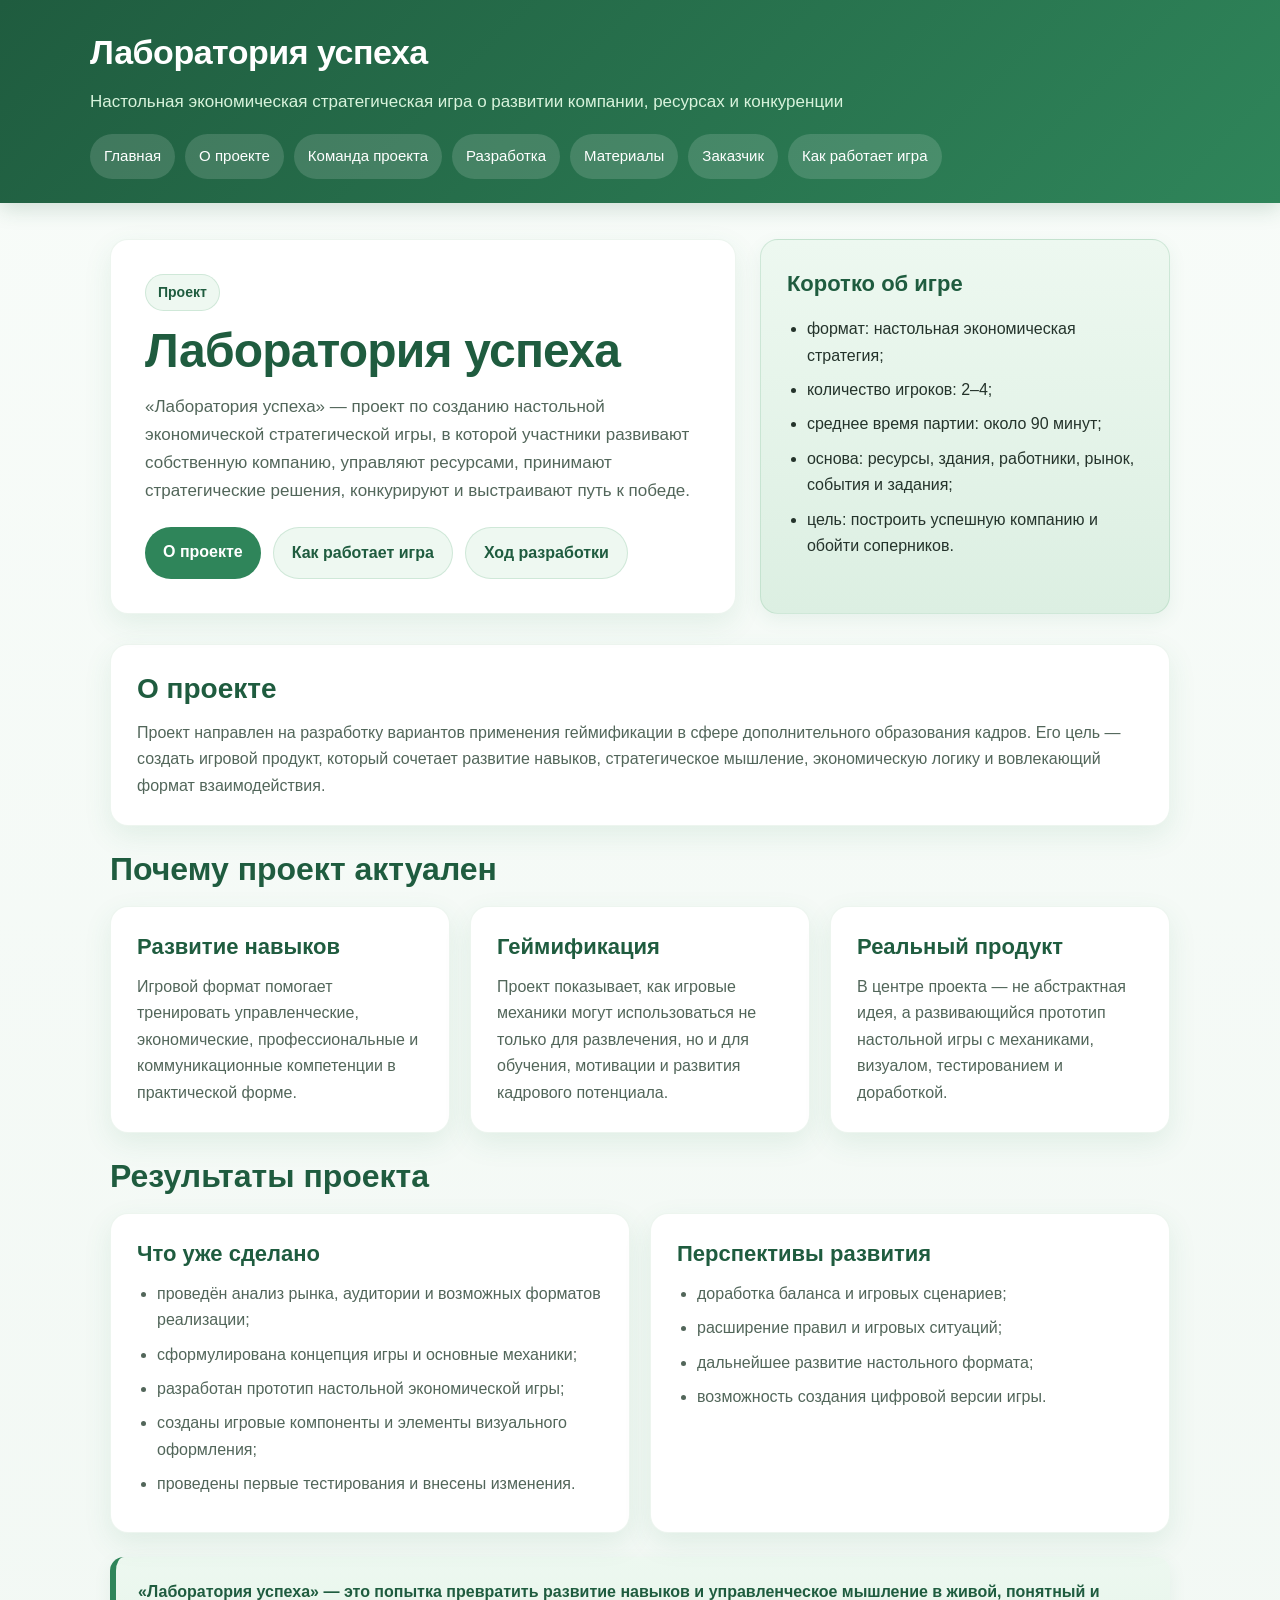
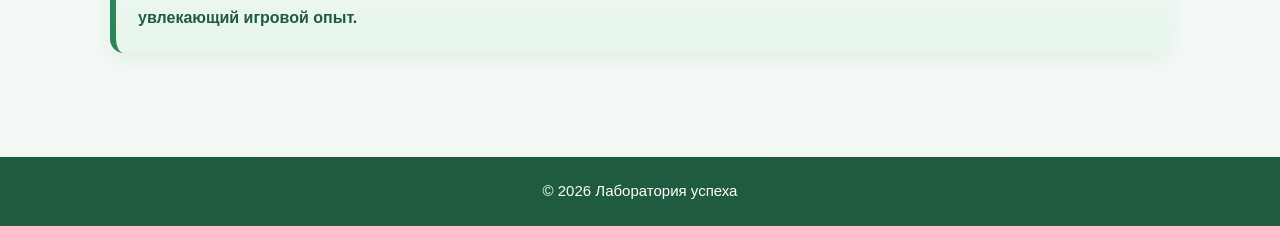
<file: site/index.html>
<!DOCTYPE html>
<html lang="ru">
<head>
  <meta charset="UTF-8" />
  <meta name="viewport" content="width=device-width, initial-scale=1.0" />
  <title>Лаборатория успеха</title>
  <link rel="stylesheet" href="css/style.css" />
</head>
<body>
  <header>
    <div class="header-wrap">
      <div class="logo-title">Лаборатория успеха</div>
      <div class="subtitle">Настольная экономическая стратегическая игра о развитии компании, ресурсах и конкуренции</div>
      <nav>
        <a href="index.html">Главная</a>
        <a href="about.html">О проекте</a>
        <a href="participant.html">Команда проекта</a>
        <a href="journal.html">Разработка</a>
        <a href="resources.html">Материалы</a>
        <a href="partner.html">Заказчик</a>
        <a href="variable.html">Как работает игра</a>
      </nav>
    </div>
  </header>

  <main class="container">
    <section class="hero">
      <div class="hero-card">
        <div class="badge">Проект</div>
        <h1>Лаборатория успеха</h1>
        <p>
          «Лаборатория успеха» — проект по созданию настольной экономической
          стратегической игры, в которой участники развивают собственную компанию,
          управляют ресурсами, принимают стратегические решения, конкурируют
          и выстраивают путь к победе.
        </p>
        <div class="buttons">
          <a class="btn btn-primary" href="about.html">О проекте</a>
          <a class="btn btn-secondary" href="variable.html">Как работает игра</a>
          <a class="btn btn-secondary" href="journal.html">Ход разработки</a>
        </div>
      </div>

      <div class="hero-side">
        <h3>Коротко об игре</h3>
        <ul>
          <li>формат: настольная экономическая стратегия;</li>
          <li>количество игроков: 2–4;</li>
          <li>среднее время партии: около 90 минут;</li>
          <li>основа: ресурсы, здания, работники, рынок, события и задания;</li>
          <li>цель: построить успешную компанию и обойти соперников.</li>
        </ul>
      </div>
    </section>

    <section class="card">
      <h2>О проекте</h2>
      <p>
        Проект направлен на разработку вариантов применения геймификации
        в сфере дополнительного образования кадров. Его цель — создать
        игровой продукт, который сочетает развитие навыков, стратегическое мышление,
        экономическую логику и вовлекающий формат взаимодействия.
      </p>
    </section>

    <h2 class="section-title">Почему проект актуален</h2>
    <section class="grid-3">
      <div class="card">
        <h3>Развитие навыков</h3>
        <p>
          Игровой формат помогает тренировать управленческие, экономические,
          профессиональные и коммуникационные компетенции в практической форме.
        </p>
      </div>
      <div class="card">
        <h3>Геймификация</h3>
        <p>
          Проект показывает, как игровые механики могут использоваться
          не только для развлечения, но и для обучения, мотивации
          и развития кадрового потенциала.
        </p>
      </div>
      <div class="card">
        <h3>Реальный продукт</h3>
        <p>
          В центре проекта — не абстрактная идея, а развивающийся прототип
          настольной игры с механиками, визуалом, тестированием и доработкой.
        </p>
      </div>
    </section>

    <h2 class="section-title">Результаты проекта</h2>
    <section class="grid-2">
      <div class="card">
        <h3>Что уже сделано</h3>
        <ul>
          <li>проведён анализ рынка, аудитории и возможных форматов реализации;</li>
          <li>сформулирована концепция игры и основные механики;</li>
          <li>разработан прототип настольной экономической игры;</li>
          <li>созданы игровые компоненты и элементы визуального оформления;</li>
          <li>проведены первые тестирования и внесены изменения.</li>
        </ul>
      </div>
      <div class="card">
        <h3>Перспективы развития</h3>
        <ul>
          <li>доработка баланса и игровых сценариев;</li>
          <li>расширение правил и игровых ситуаций;</li>
          <li>дальнейшее развитие настольного формата;</li>
          <li>возможность создания цифровой версии игры.</li>
        </ul>
      </div>
    </section>

    <section class="quote">
      «Лаборатория успеха» — это попытка превратить развитие навыков и управленческое мышление в живой, понятный и увлекающий игровой опыт.
    </section>
  </main>

  <footer>
    © 2026 Лаборатория успеха
  </footer>
</body>
</html>
</file>
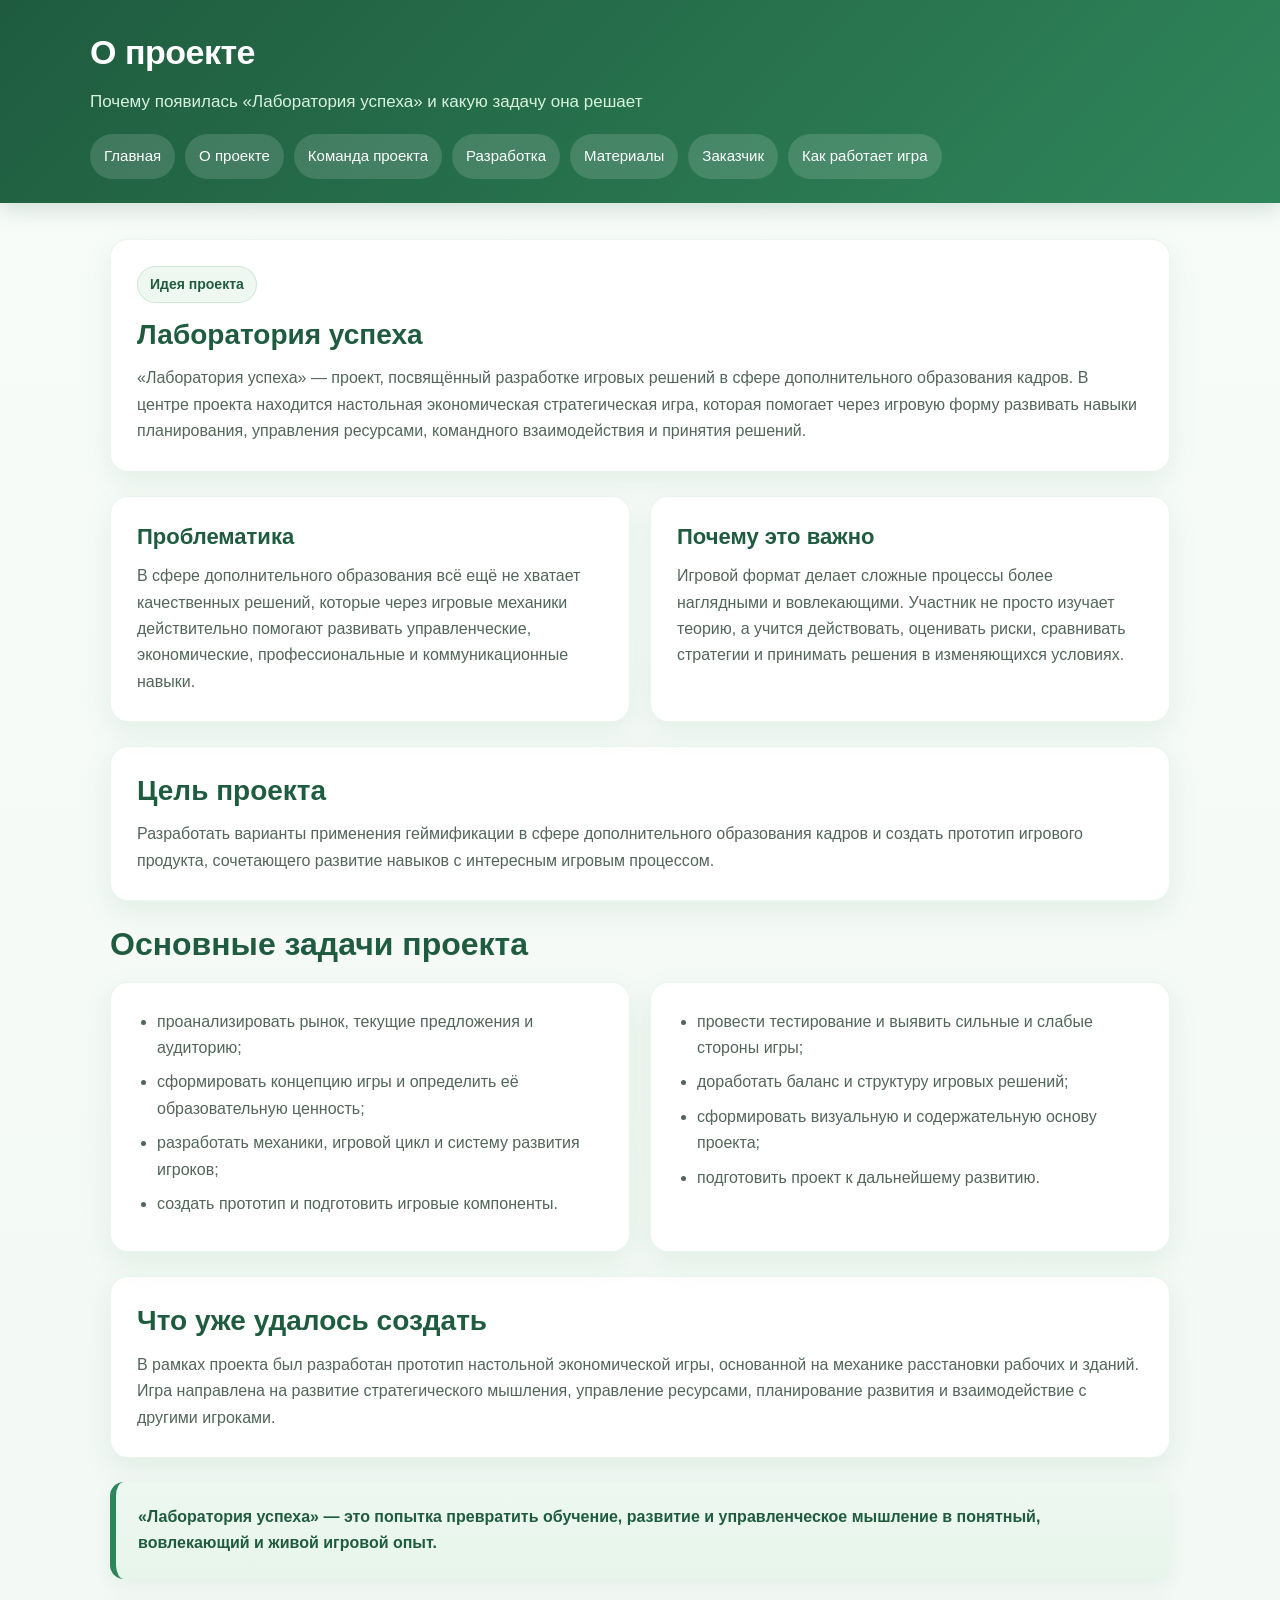
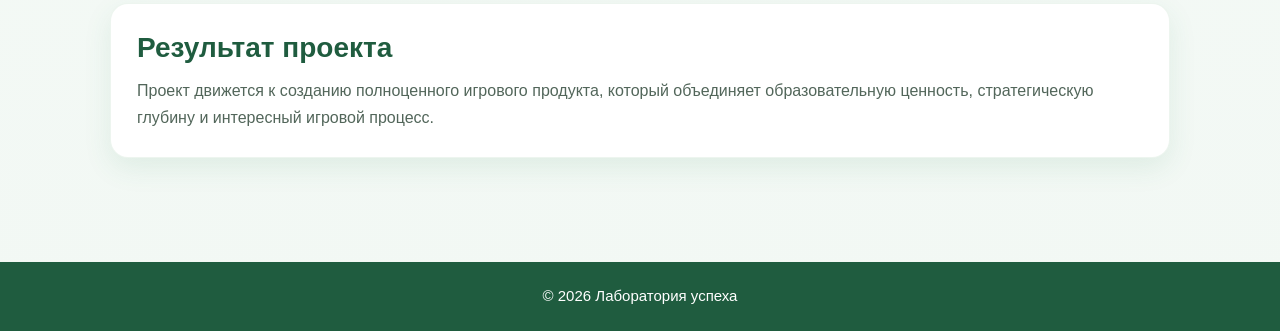
<file: site/about.html>
<!DOCTYPE html>
<html lang="ru">
<head>
  <meta charset="UTF-8" />
  <meta name="viewport" content="width=device-width, initial-scale=1.0" />
  <title>О проекте — Лаборатория успеха</title>
  <link rel="stylesheet" href="css/style.css" />
</head>
<body>
  <header>
    <div class="header-wrap">
      <div class="logo-title">О проекте</div>
      <div class="subtitle">Почему появилась «Лаборатория успеха» и какую задачу она решает</div>
      <nav>
        <a href="index.html">Главная</a>
        <a href="about.html">О проекте</a>
        <a href="participant.html">Команда проекта</a>
        <a href="journal.html">Разработка</a>
        <a href="resources.html">Материалы</a>
        <a href="partner.html">Заказчик</a>
        <a href="variable.html">Как работает игра</a>
      </nav>
    </div>
  </header>

  <main class="container">
    <section class="card">
      <div class="badge">Идея проекта</div>
      <h2>Лаборатория успеха</h2>
      <p>
        «Лаборатория успеха» — проект, посвящённый разработке игровых решений
        в сфере дополнительного образования кадров. В центре проекта находится
        настольная экономическая стратегическая игра, которая помогает через
        игровую форму развивать навыки планирования, управления ресурсами,
        командного взаимодействия и принятия решений.
      </p>
    </section>

    <section class="grid-2">
      <div class="card">
        <h3>Проблематика</h3>
        <p>
          В сфере дополнительного образования всё ещё не хватает качественных решений,
          которые через игровые механики действительно помогают развивать
          управленческие, экономические, профессиональные и коммуникационные навыки.
        </p>
      </div>

      <div class="card">
        <h3>Почему это важно</h3>
        <p>
          Игровой формат делает сложные процессы более наглядными и вовлекающими.
          Участник не просто изучает теорию, а учится действовать, оценивать риски,
          сравнивать стратегии и принимать решения в изменяющихся условиях.
        </p>
      </div>
    </section>

    <section class="card">
      <h2>Цель проекта</h2>
      <p>
        Разработать варианты применения геймификации в сфере дополнительного
        образования кадров и создать прототип игрового продукта, сочетающего
        развитие навыков с интересным игровым процессом.
      </p>
    </section>

    <h2 class="section-title">Основные задачи проекта</h2>
    <section class="grid-2">
      <div class="card">
        <ul>
          <li>проанализировать рынок, текущие предложения и аудиторию;</li>
          <li>сформировать концепцию игры и определить её образовательную ценность;</li>
          <li>разработать механики, игровой цикл и систему развития игроков;</li>
          <li>создать прототип и подготовить игровые компоненты.</li>
        </ul>
      </div>

      <div class="card">
        <ul>
          <li>провести тестирование и выявить сильные и слабые стороны игры;</li>
          <li>доработать баланс и структуру игровых решений;</li>
          <li>сформировать визуальную и содержательную основу проекта;</li>
          <li>подготовить проект к дальнейшему развитию.</li>
        </ul>
      </div>
    </section>

    <section class="card">
      <h2>Что уже удалось создать</h2>
      <p>
        В рамках проекта был разработан прототип настольной экономической игры,
        основанной на механике расстановки рабочих и зданий. Игра направлена
        на развитие стратегического мышления, управление ресурсами, планирование
        развития и взаимодействие с другими игроками.
      </p>
    </section>

    <section class="quote">
      «Лаборатория успеха» — это попытка превратить обучение, развитие и управленческое мышление в понятный, вовлекающий и живой игровой опыт.
    </section>

    <section class="card">
      <h2>Результат проекта</h2>
      <p>
        Проект движется к созданию полноценного игрового продукта, который объединяет
        образовательную ценность, стратегическую глубину и интересный игровой процесс.
      </p>
    </section>
  </main>

  <footer>
    © 2026 Лаборатория успеха
  </footer>
</body>
</html>
</file>
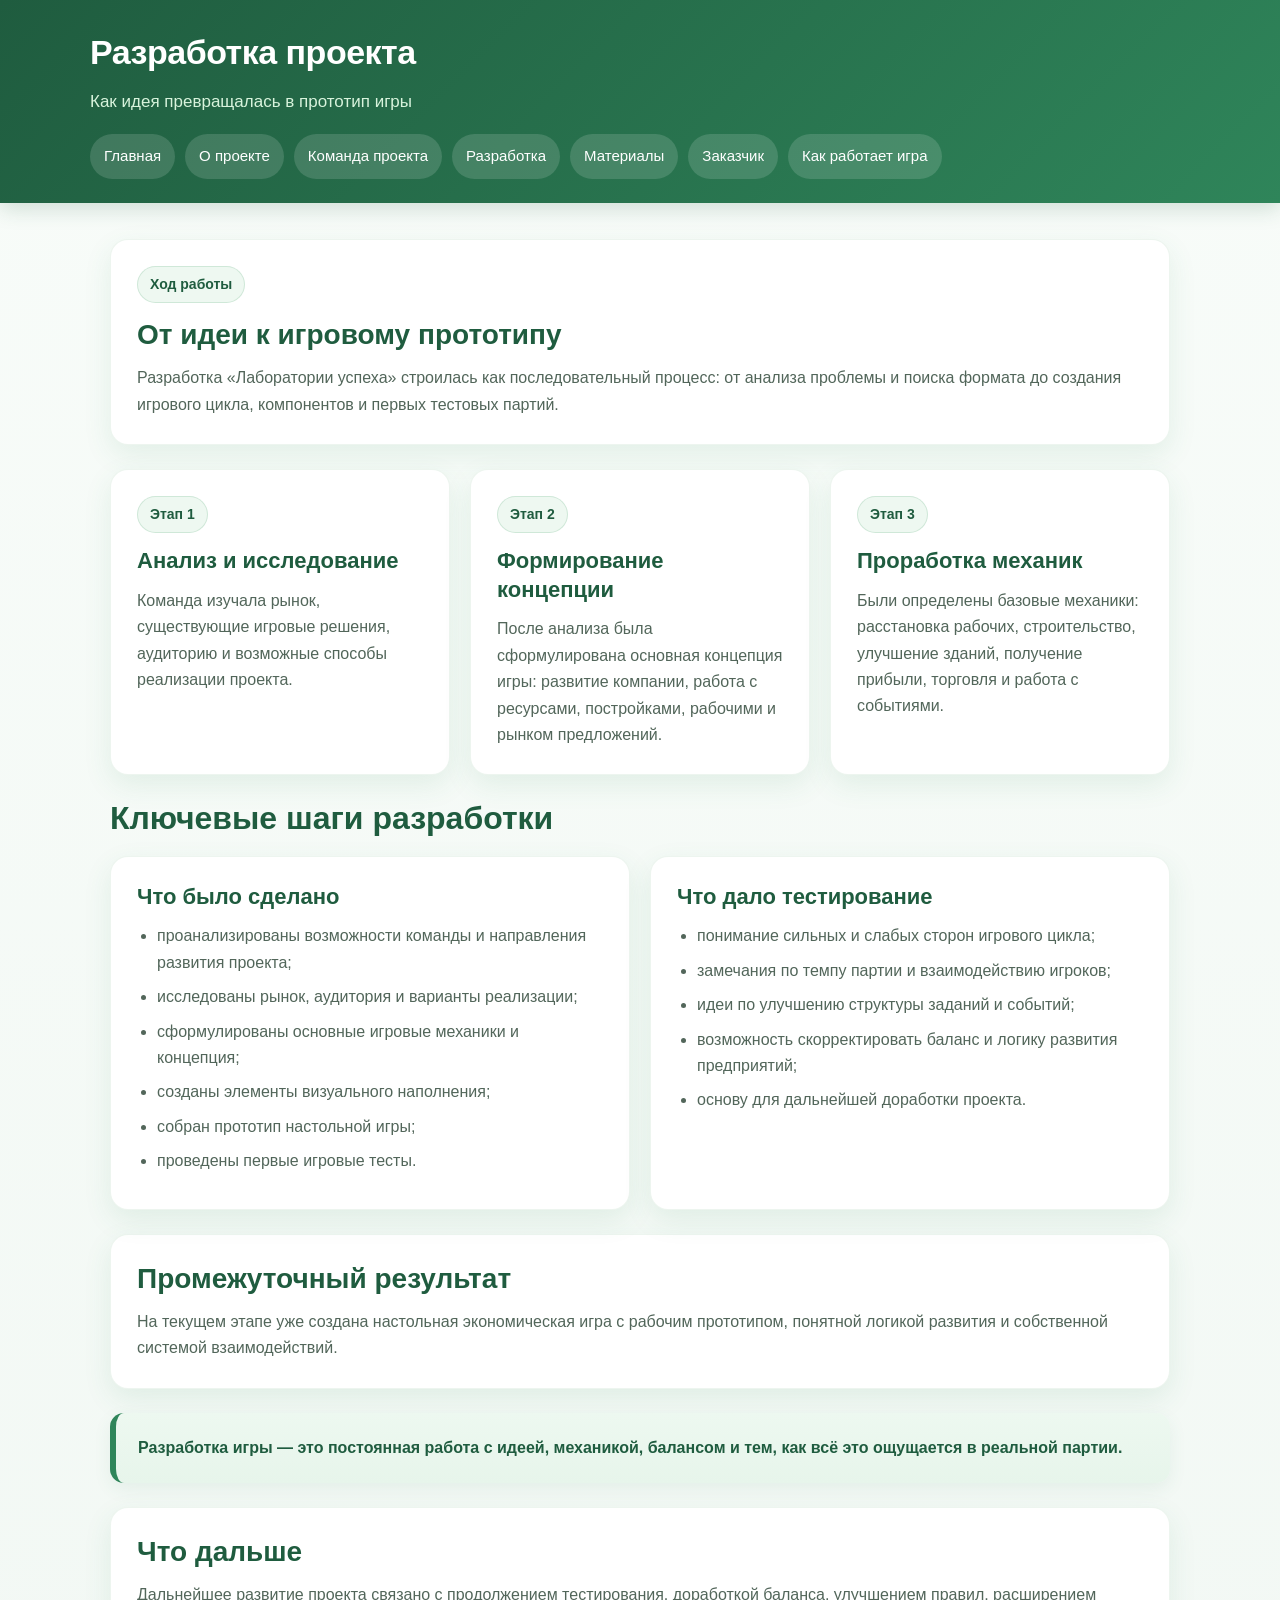
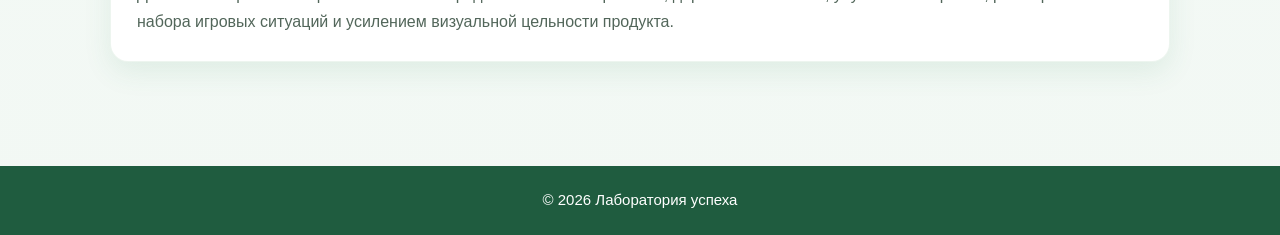
<file: site/journal.html>
<!DOCTYPE html>
<html lang="ru">
<head>
  <meta charset="UTF-8" />
  <meta name="viewport" content="width=device-width, initial-scale=1.0" />
  <title>Разработка — Лаборатория успеха</title>
  <link rel="stylesheet" href="css/style.css" />
</head>
<body>
  <header>
    <div class="header-wrap">
      <div class="logo-title">Разработка проекта</div>
      <div class="subtitle">Как идея превращалась в прототип игры</div>
      <nav>
        <a href="index.html">Главная</a>
        <a href="about.html">О проекте</a>
        <a href="participant.html">Команда проекта</a>
        <a href="journal.html">Разработка</a>
        <a href="resources.html">Материалы</a>
        <a href="partner.html">Заказчик</a>
        <a href="variable.html">Как работает игра</a>
      </nav>
    </div>
  </header>

  <main class="container">
    <section class="card">
      <div class="badge">Ход работы</div>
      <h2>От идеи к игровому прототипу</h2>
      <p>
        Разработка «Лаборатории успеха» строилась как последовательный процесс:
        от анализа проблемы и поиска формата до создания игрового цикла, компонентов
        и первых тестовых партий.
      </p>
    </section>

    <section class="grid-3">
      <div class="card">
        <div class="badge">Этап 1</div>
        <h3>Анализ и исследование</h3>
        <p>
          Команда изучала рынок, существующие игровые решения, аудиторию и возможные
          способы реализации проекта.
        </p>
      </div>

      <div class="card">
        <div class="badge">Этап 2</div>
        <h3>Формирование концепции</h3>
        <p>
          После анализа была сформулирована основная концепция игры:
          развитие компании, работа с ресурсами, постройками, рабочими и рынком предложений.
        </p>
      </div>

      <div class="card">
        <div class="badge">Этап 3</div>
        <h3>Проработка механик</h3>
        <p>
          Были определены базовые механики: расстановка рабочих, строительство,
          улучшение зданий, получение прибыли, торговля и работа с событиями.
        </p>
      </div>
    </section>

    <h2 class="section-title">Ключевые шаги разработки</h2>
    <section class="grid-2">
      <div class="card">
        <h3>Что было сделано</h3>
        <ul>
          <li>проанализированы возможности команды и направления развития проекта;</li>
          <li>исследованы рынок, аудитория и варианты реализации;</li>
          <li>сформулированы основные игровые механики и концепция;</li>
          <li>созданы элементы визуального наполнения;</li>
          <li>собран прототип настольной игры;</li>
          <li>проведены первые игровые тесты.</li>
        </ul>
      </div>

      <div class="card">
        <h3>Что дало тестирование</h3>
        <ul>
          <li>понимание сильных и слабых сторон игрового цикла;</li>
          <li>замечания по темпу партии и взаимодействию игроков;</li>
          <li>идеи по улучшению структуры заданий и событий;</li>
          <li>возможность скорректировать баланс и логику развития предприятий;</li>
          <li>основу для дальнейшей доработки проекта.</li>
        </ul>
      </div>
    </section>

    <section class="card">
      <h2>Промежуточный результат</h2>
      <p>
        На текущем этапе уже создана настольная экономическая игра с рабочим
        прототипом, понятной логикой развития и собственной системой взаимодействий.
      </p>
    </section>

    <section class="quote">
      Разработка игры — это постоянная работа с идеей, механикой, балансом и тем, как всё это ощущается в реальной партии.
    </section>

    <section class="card">
      <h2>Что дальше</h2>
      <p>
        Дальнейшее развитие проекта связано с продолжением тестирования, доработкой
        баланса, улучшением правил, расширением набора игровых ситуаций и усилением
        визуальной цельности продукта.
      </p>
    </section>
  </main>

  <footer>
    © 2026 Лаборатория успеха
  </footer>
</body>
</html>
</file>
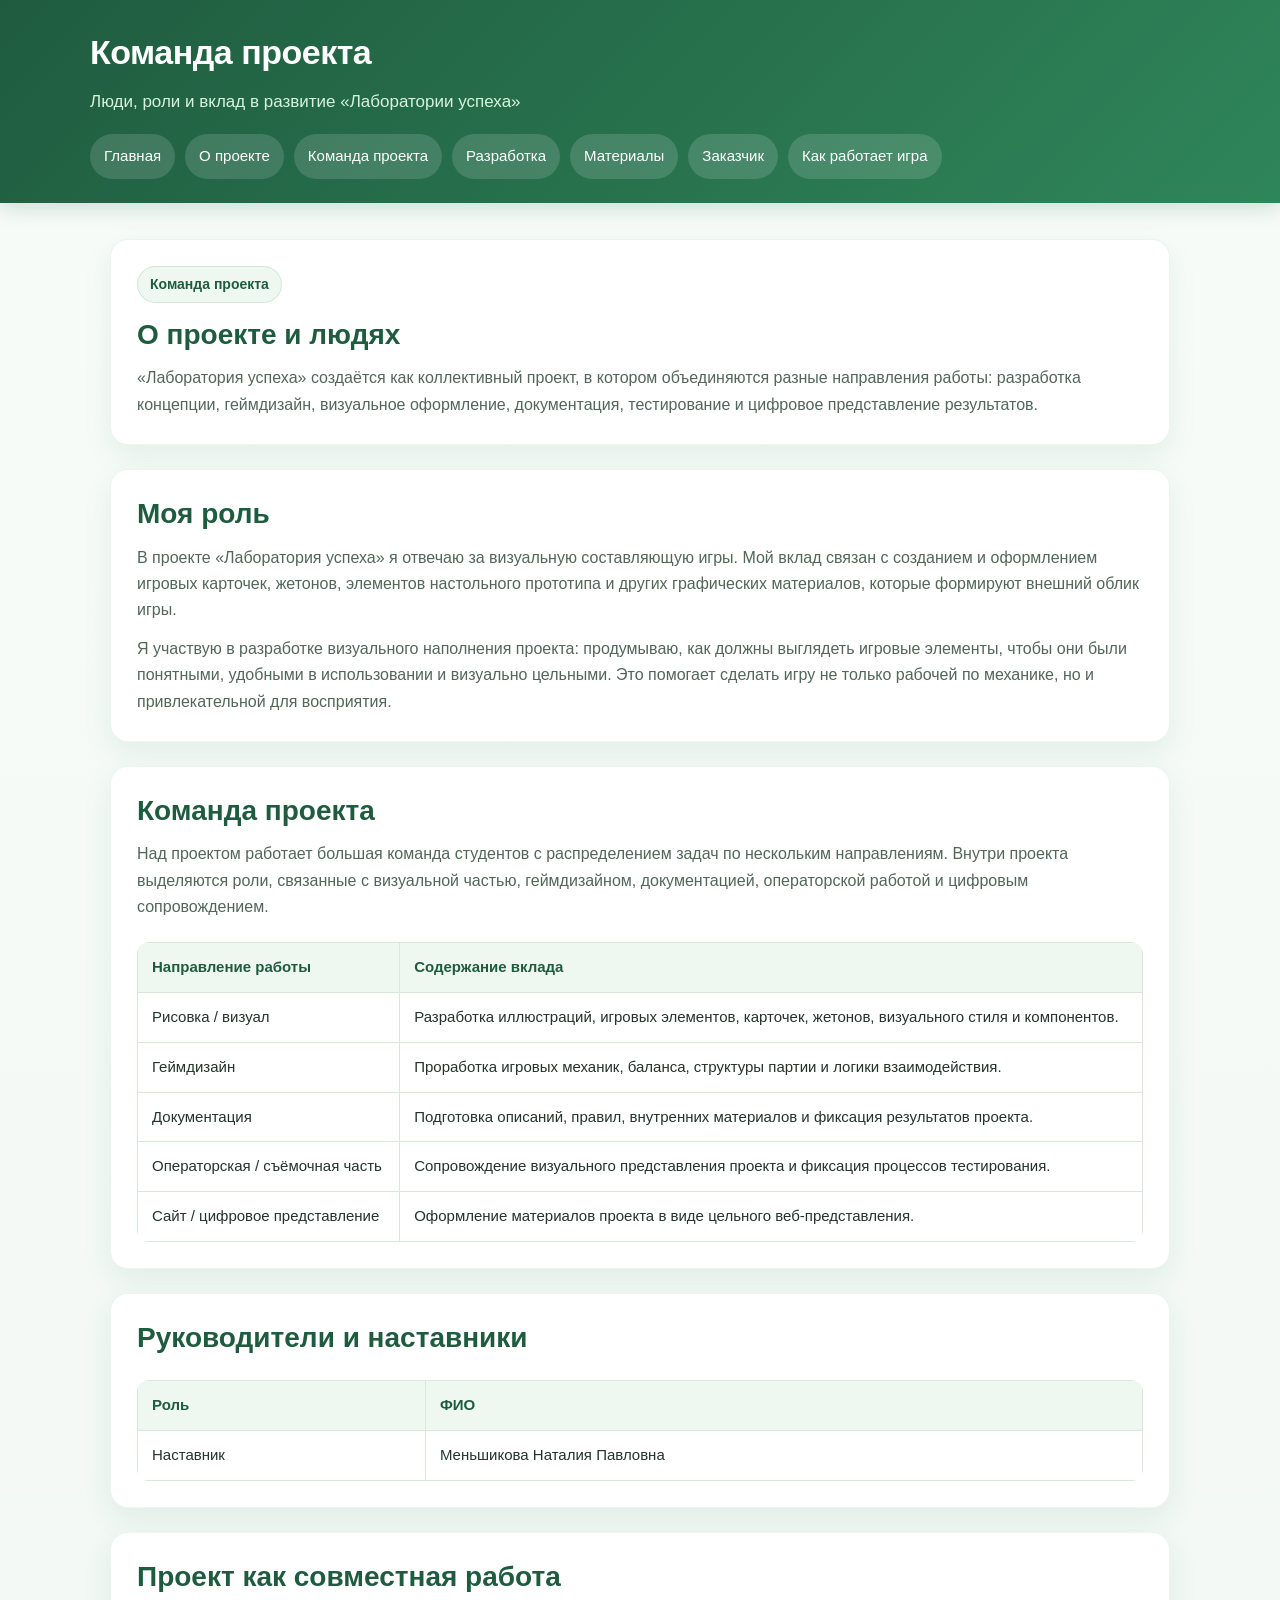
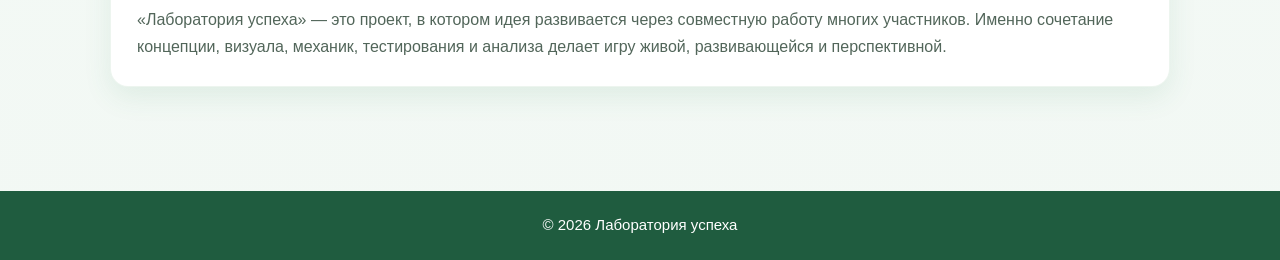
<file: site/participant.html>
<!DOCTYPE html>
<html lang="ru">
<head>
  <meta charset="UTF-8" />
  <meta name="viewport" content="width=device-width, initial-scale=1.0" />
  <title>Команда проекта — Лаборатория успеха</title>
  <link rel="stylesheet" href="css/style.css" />
</head>
<body>
  <header>
    <div class="header-wrap">
      <div class="logo-title">Команда проекта</div>
      <div class="subtitle">Люди, роли и вклад в развитие «Лаборатории успеха»</div>
      <nav>
        <a href="index.html">Главная</a>
        <a href="about.html">О проекте</a>
        <a href="participant.html">Команда проекта</a>
        <a href="journal.html">Разработка</a>
        <a href="resources.html">Материалы</a>
        <a href="partner.html">Заказчик</a>
        <a href="variable.html">Как работает игра</a>
      </nav>
    </div>
  </header>

  <main class="container">
    <section class="card">
      <div class="badge">Команда проекта</div>
      <h2>О проекте и людях</h2>
      <p>
        «Лаборатория успеха» создаётся как коллективный проект, в котором объединяются
        разные направления работы: разработка концепции, геймдизайн, визуальное
        оформление, документация, тестирование и цифровое представление результатов.
      </p>
    </section>

    <section class="card">
      <h2>Моя роль</h2>
      <p>
        В проекте «Лаборатория успеха» я отвечаю за визуальную составляющую игры.
        Мой вклад связан с созданием и оформлением игровых карточек, жетонов,
        элементов настольного прототипа и других графических материалов,
        которые формируют внешний облик игры.
      </p>
      <p>
        Я участвую в разработке визуального наполнения проекта: продумываю, как должны
        выглядеть игровые элементы, чтобы они были понятными, удобными в использовании
        и визуально цельными. Это помогает сделать игру не только рабочей по механике,
        но и привлекательной для восприятия.
      </p>
    </section>

    <section class="card">
      <h2>Команда проекта</h2>
      <p>
        Над проектом работает большая команда студентов с распределением задач
        по нескольким направлениям. Внутри проекта выделяются роли, связанные
        с визуальной частью, геймдизайном, документацией, операторской работой
        и цифровым сопровождением.
      </p>

      <div class="table-wrap">
        <table>
          <tr>
            <th>Направление работы</th>
            <th>Содержание вклада</th>
          </tr>
          <tr>
            <td>Рисовка / визуал</td>
            <td>Разработка иллюстраций, игровых элементов, карточек, жетонов, визуального стиля и компонентов.</td>
          </tr>
          <tr>
            <td>Геймдизайн</td>
            <td>Проработка игровых механик, баланса, структуры партии и логики взаимодействия.</td>
          </tr>
          <tr>
            <td>Документация</td>
            <td>Подготовка описаний, правил, внутренних материалов и фиксация результатов проекта.</td>
          </tr>
          <tr>
            <td>Операторская / съёмочная часть</td>
            <td>Сопровождение визуального представления проекта и фиксация процессов тестирования.</td>
          </tr>
          <tr>
            <td>Сайт / цифровое представление</td>
            <td>Оформление материалов проекта в виде цельного веб-представления.</td>
          </tr>
        </table>
      </div>
    </section>

    <section class="card">
      <h2>Руководители и наставники</h2>
      <div class="table-wrap">
        <table>
          <tr>
            <th>Роль</th>
            <th>ФИО</th>
          </tr>
          <tr>
            <td>Наставник</td>
            <td>Меньшикова Наталия Павловна</td>
          </tr>
        </table>
      </div>
    </section>

    <section class="card">
      <h2>Проект как совместная работа</h2>
      <p>
        «Лаборатория успеха» — это проект, в котором идея развивается через совместную
        работу многих участников. Именно сочетание концепции, визуала, механик,
        тестирования и анализа делает игру живой, развивающейся и перспективной.
      </p>
    </section>
  </main>

  <footer>
    © 2026 Лаборатория успеха
  </footer>
</body>
</html>
</file>
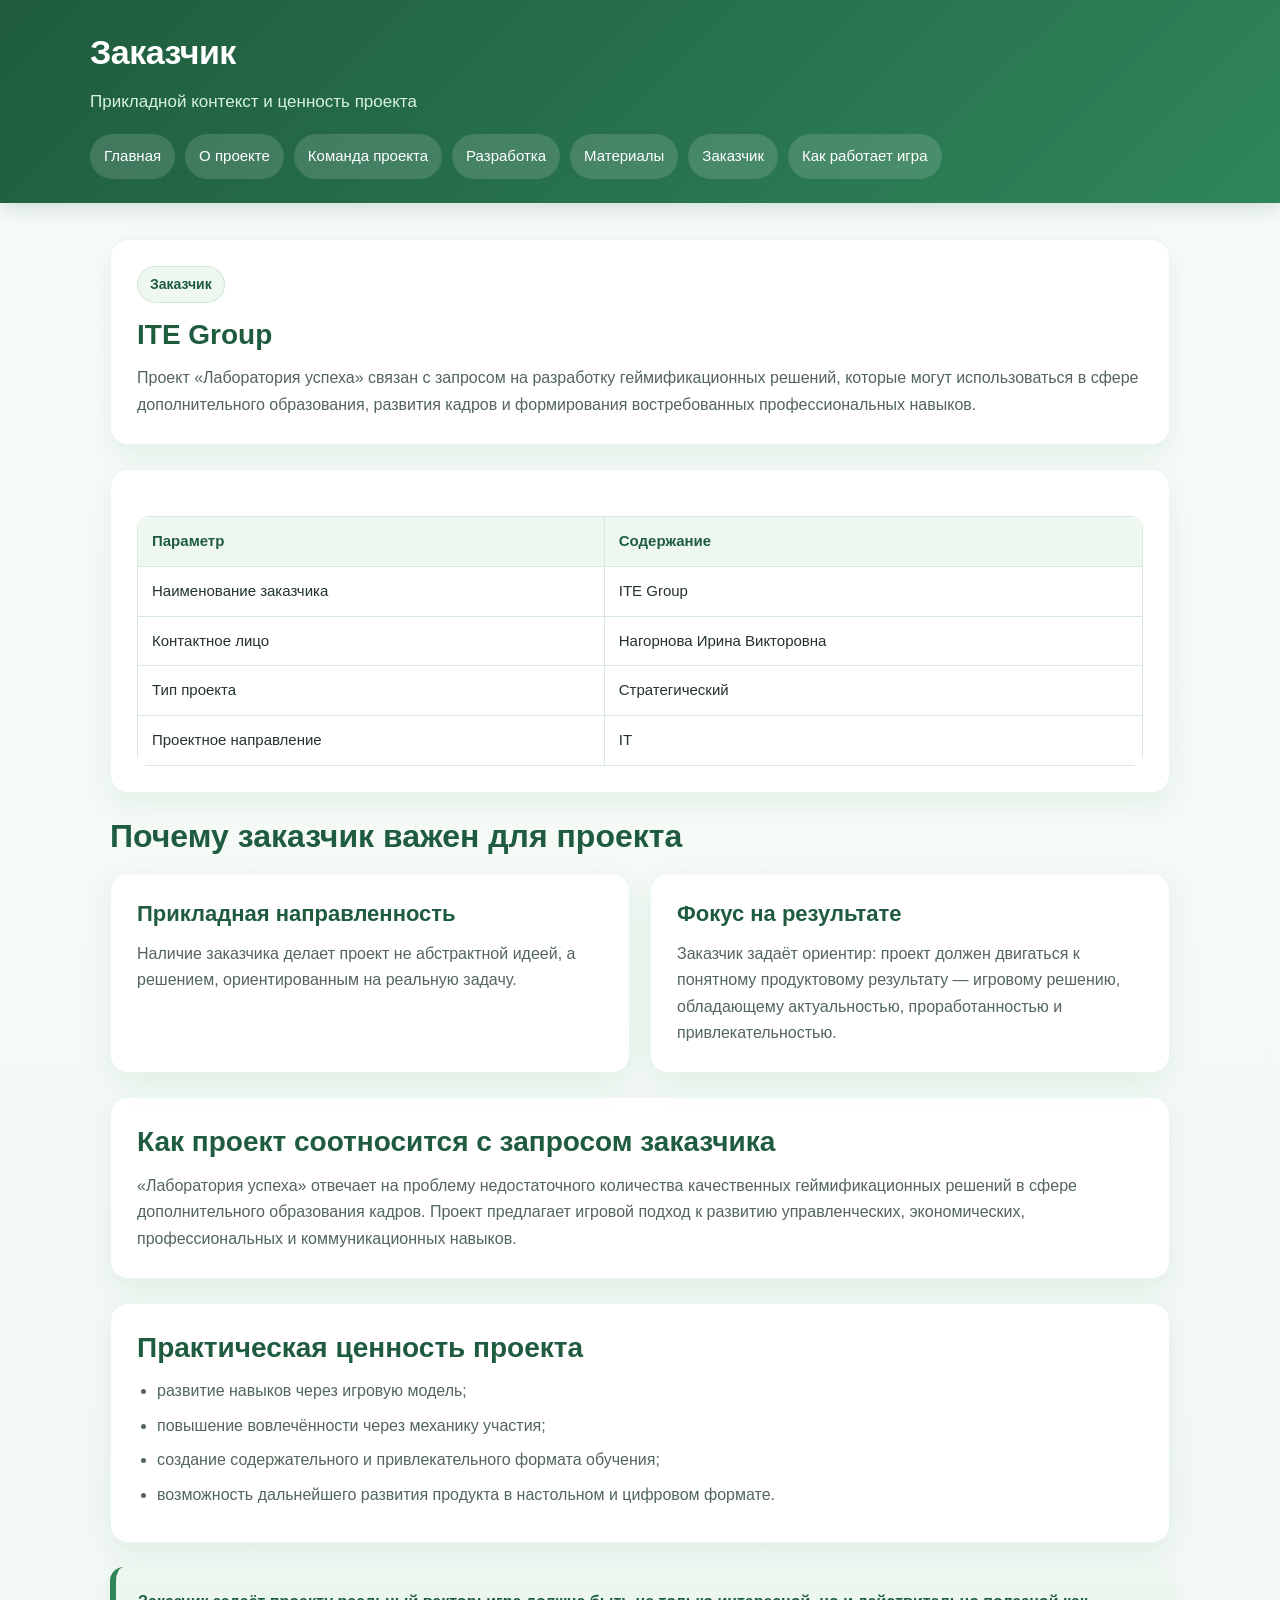
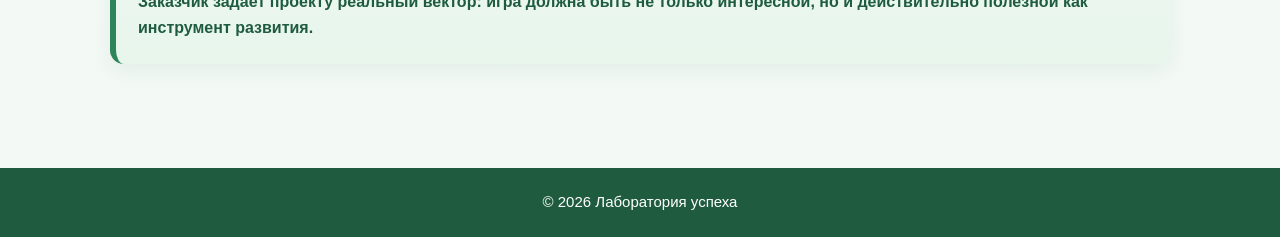
<file: site/partner.html>
<!DOCTYPE html>
<html lang="ru">
<head>
  <meta charset="UTF-8" />
  <meta name="viewport" content="width=device-width, initial-scale=1.0" />
  <title>Заказчик — Лаборатория успеха</title>
  <link rel="stylesheet" href="css/style.css" />
</head>
<body>
  <header>
    <div class="header-wrap">
      <div class="logo-title">Заказчик</div>
      <div class="subtitle">Прикладной контекст и ценность проекта</div>
      <nav>
        <a href="index.html">Главная</a>
        <a href="about.html">О проекте</a>
        <a href="participant.html">Команда проекта</a>
        <a href="journal.html">Разработка</a>
        <a href="resources.html">Материалы</a>
        <a href="partner.html">Заказчик</a>
        <a href="variable.html">Как работает игра</a>
      </nav>
    </div>
  </header>

  <main class="container">
    <section class="card">
      <div class="badge">Заказчик</div>
      <h2>ITE Group</h2>
      <p>
        Проект «Лаборатория успеха» связан с запросом на разработку
        геймификационных решений, которые могут использоваться
        в сфере дополнительного образования, развития кадров и формирования
        востребованных профессиональных навыков.
      </p>
    </section>

    <section class="card">
      <div class="table-wrap">
        <table>
          <tr>
            <th>Параметр</th>
            <th>Содержание</th>
          </tr>
          <tr>
            <td>Наименование заказчика</td>
            <td>ITE Group</td>
          </tr>
          <tr>
            <td>Контактное лицо</td>
            <td>Нагорнова Ирина Викторовна</td>
          </tr>
          <tr>
            <td>Тип проекта</td>
            <td>Стратегический</td>
          </tr>
          <tr>
            <td>Проектное направление</td>
            <td>IT</td>
          </tr>
        </table>
      </div>
    </section>

    <h2 class="section-title">Почему заказчик важен для проекта</h2>
    <section class="grid-2">
      <div class="card">
        <h3>Прикладная направленность</h3>
        <p>
          Наличие заказчика делает проект не абстрактной идеей, а решением,
          ориентированным на реальную задачу.
        </p>
      </div>

      <div class="card">
        <h3>Фокус на результате</h3>
        <p>
          Заказчик задаёт ориентир: проект должен двигаться к понятному
          продуктовому результату — игровому решению, обладающему
          актуальностью, проработанностью и привлекательностью.
        </p>
      </div>
    </section>

    <section class="card">
      <h2>Как проект соотносится с запросом заказчика</h2>
      <p>
        «Лаборатория успеха» отвечает на проблему недостаточного количества
        качественных геймификационных решений в сфере дополнительного образования кадров.
        Проект предлагает игровой подход к развитию управленческих, экономических,
        профессиональных и коммуникационных навыков.
      </p>
    </section>

    <section class="card">
      <h2>Практическая ценность проекта</h2>
      <ul>
        <li>развитие навыков через игровую модель;</li>
        <li>повышение вовлечённости через механику участия;</li>
        <li>создание содержательного и привлекательного формата обучения;</li>
        <li>возможность дальнейшего развития продукта в настольном и цифровом формате.</li>
      </ul>
    </section>

    <section class="quote">
      Заказчик задаёт проекту реальный вектор: игра должна быть не только интересной, но и действительно полезной как инструмент развития.
    </section>
  </main>

  <footer>
    © 2026 Лаборатория успеха
  </footer>
</body>
</html>
</file>
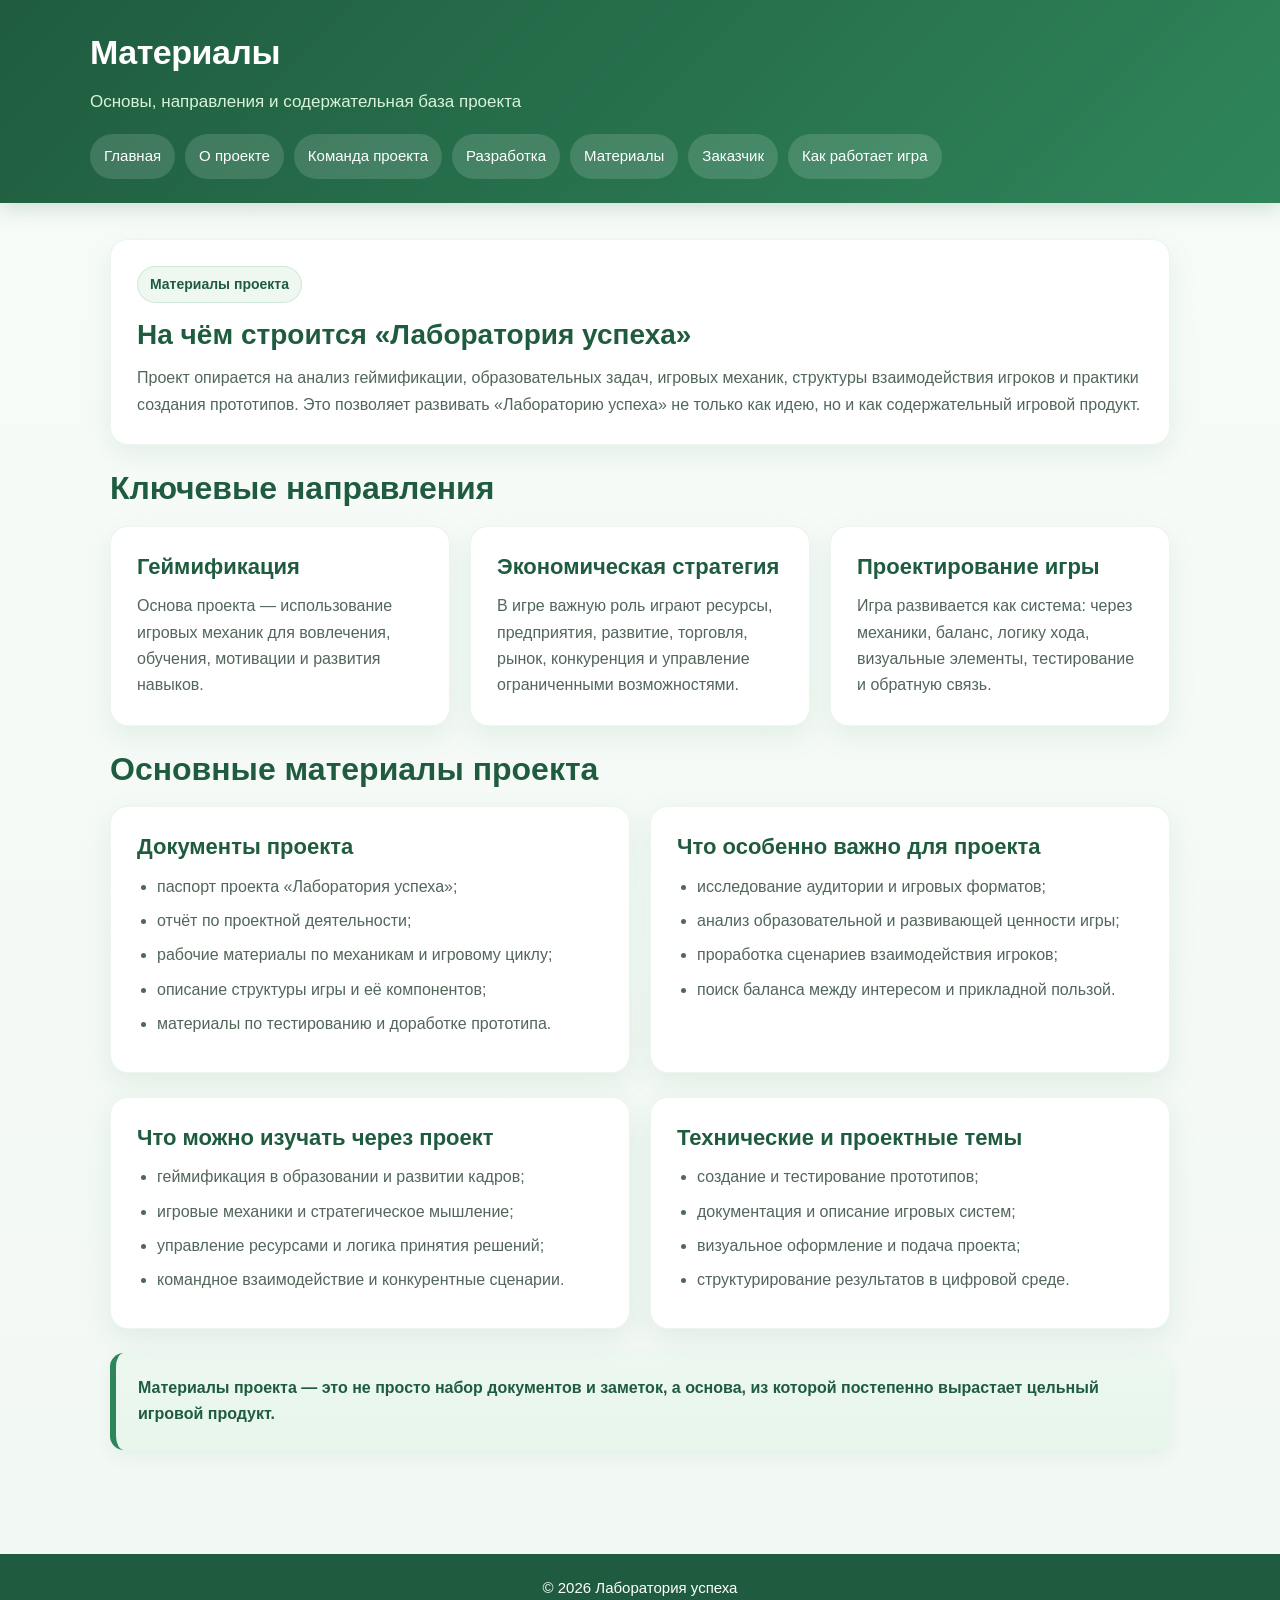
<file: site/resources.html>
<!DOCTYPE html>
<html lang="ru">
<head>
  <meta charset="UTF-8" />
  <meta name="viewport" content="width=device-width, initial-scale=1.0" />
  <title>Материалы — Лаборатория успеха</title>
  <link rel="stylesheet" href="css/style.css" />
</head>
<body>
  <header>
    <div class="header-wrap">
      <div class="logo-title">Материалы</div>
      <div class="subtitle">Основы, направления и содержательная база проекта</div>
      <nav>
        <a href="index.html">Главная</a>
        <a href="about.html">О проекте</a>
        <a href="participant.html">Команда проекта</a>
        <a href="journal.html">Разработка</a>
        <a href="resources.html">Материалы</a>
        <a href="partner.html">Заказчик</a>
        <a href="variable.html">Как работает игра</a>
      </nav>
    </div>
  </header>

  <main class="container">
    <section class="card">
      <div class="badge">Материалы проекта</div>
      <h2>На чём строится «Лаборатория успеха»</h2>
      <p>
        Проект опирается на анализ геймификации, образовательных задач,
        игровых механик, структуры взаимодействия игроков и практики создания прототипов.
        Это позволяет развивать «Лабораторию успеха» не только как идею,
        но и как содержательный игровой продукт.
      </p>
    </section>

    <h2 class="section-title">Ключевые направления</h2>
    <section class="grid-3">
      <div class="card">
        <h3>Геймификация</h3>
        <p>
          Основа проекта — использование игровых механик для вовлечения,
          обучения, мотивации и развития навыков.
        </p>
      </div>

      <div class="card">
        <h3>Экономическая стратегия</h3>
        <p>
          В игре важную роль играют ресурсы, предприятия, развитие, торговля,
          рынок, конкуренция и управление ограниченными возможностями.
        </p>
      </div>

      <div class="card">
        <h3>Проектирование игры</h3>
        <p>
          Игра развивается как система: через механики, баланс, логику хода,
          визуальные элементы, тестирование и обратную связь.
        </p>
      </div>
    </section>

    <h2 class="section-title">Основные материалы проекта</h2>
    <section class="grid-2">
      <div class="card">
        <h3>Документы проекта</h3>
        <ul>
          <li>паспорт проекта «Лаборатория успеха»;</li>
          <li>отчёт по проектной деятельности;</li>
          <li>рабочие материалы по механикам и игровому циклу;</li>
          <li>описание структуры игры и её компонентов;</li>
          <li>материалы по тестированию и доработке прототипа.</li>
        </ul>
      </div>

      <div class="card">
        <h3>Что особенно важно для проекта</h3>
        <ul>
          <li>исследование аудитории и игровых форматов;</li>
          <li>анализ образовательной и развивающей ценности игры;</li>
          <li>проработка сценариев взаимодействия игроков;</li>
          <li>поиск баланса между интересом и прикладной пользой.</li>
        </ul>
      </div>
    </section>

    <section class="grid-2">
      <div class="card">
        <h3>Что можно изучать через проект</h3>
        <ul>
          <li>геймификация в образовании и развитии кадров;</li>
          <li>игровые механики и стратегическое мышление;</li>
          <li>управление ресурсами и логика принятия решений;</li>
          <li>командное взаимодействие и конкурентные сценарии.</li>
        </ul>
      </div>

      <div class="card">
        <h3>Технические и проектные темы</h3>
        <ul>
          <li>создание и тестирование прототипов;</li>
          <li>документация и описание игровых систем;</li>
          <li>визуальное оформление и подача проекта;</li>
          <li>структурирование результатов в цифровой среде.</li>
        </ul>
      </div>
    </section>

    <section class="quote">
      Материалы проекта — это не просто набор документов и заметок, а основа, из которой постепенно вырастает цельный игровой продукт.
    </section>
  </main>

  <footer>
    © 2026 Лаборатория успеха
  </footer>
</body>
</html>
</file>
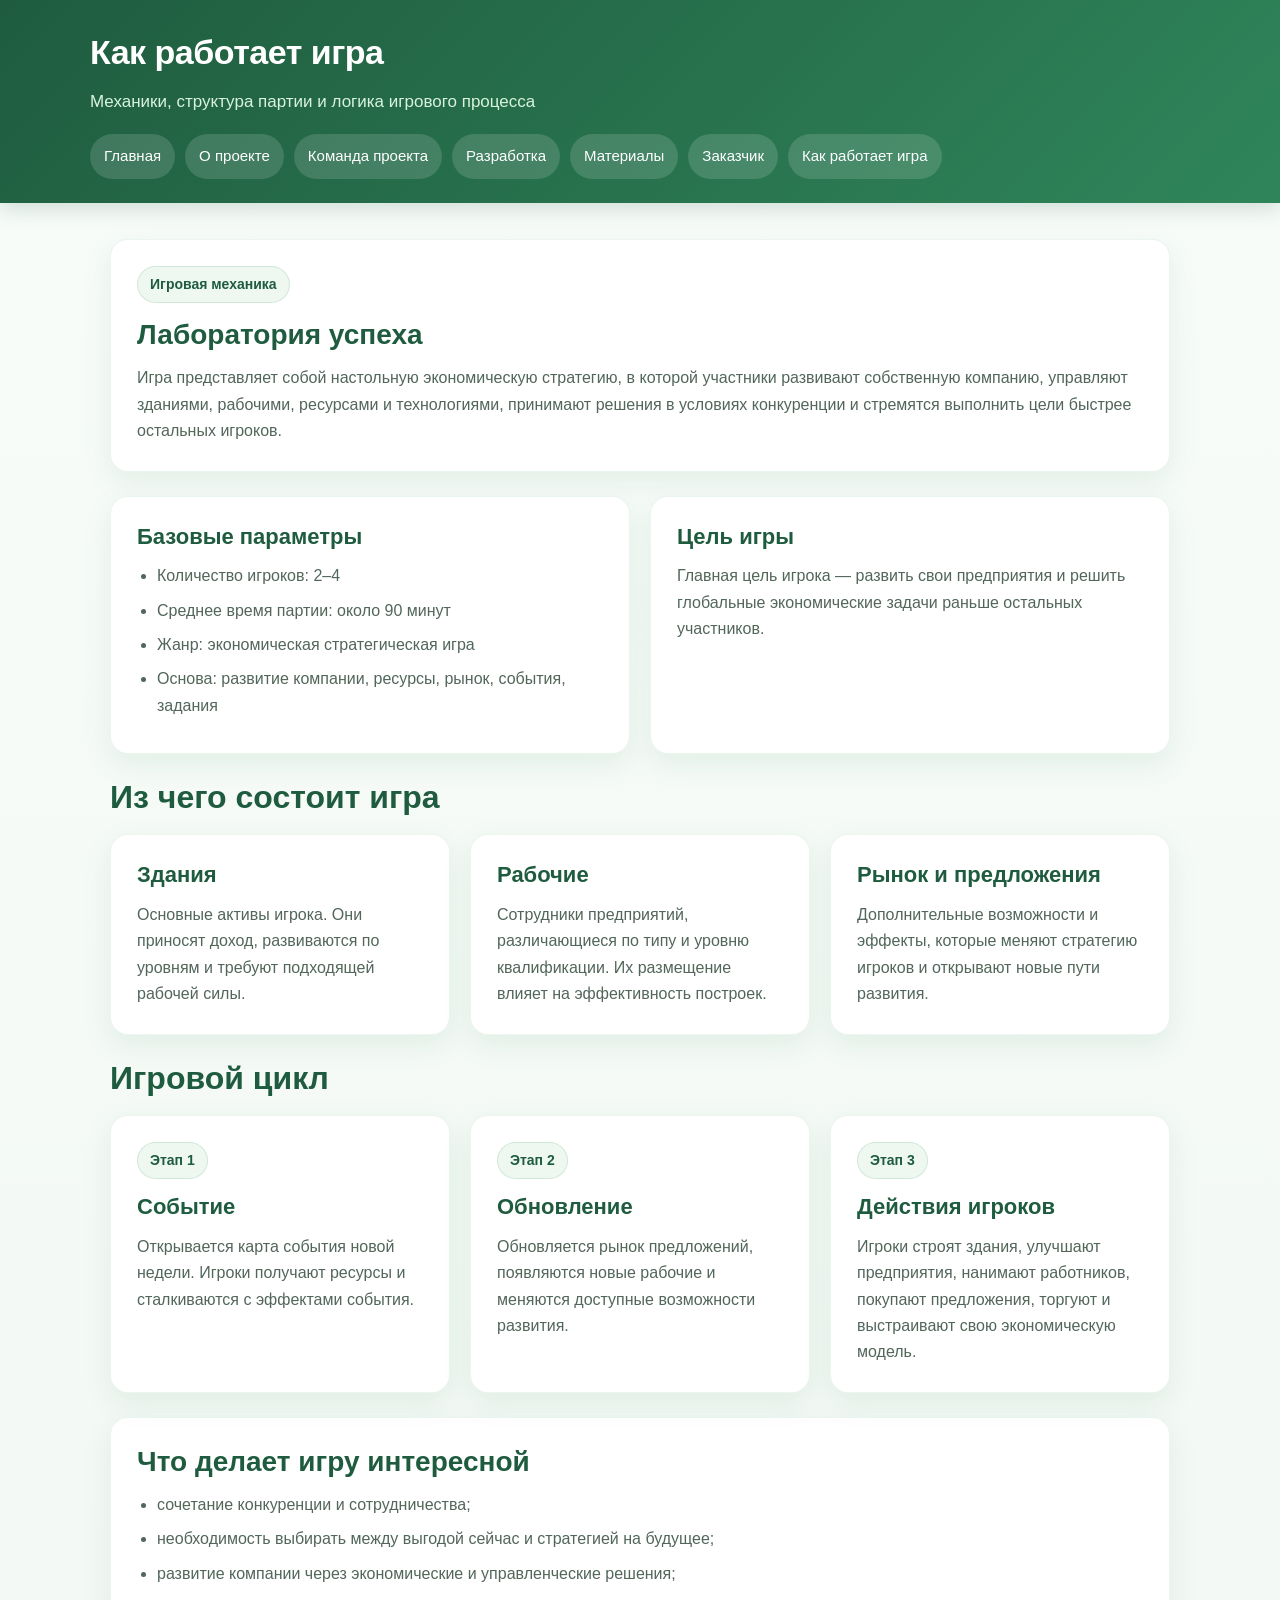
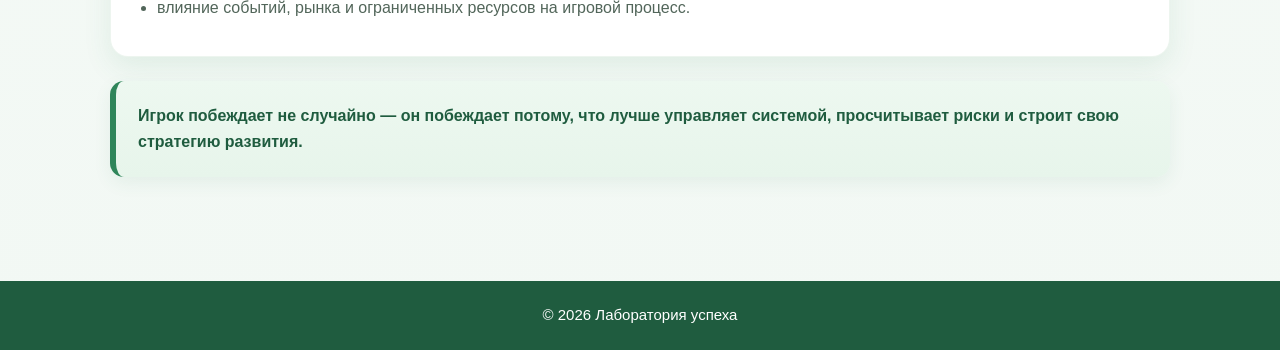
<file: site/variable.html>
<!DOCTYPE html>
<html lang="ru">
<head>
  <meta charset="UTF-8" />
  <meta name="viewport" content="width=device-width, initial-scale=1.0" />
  <title>Как работает игра — Лаборатория успеха</title>
  <link rel="stylesheet" href="css/style.css" />
</head>
<body>
  <header>
    <div class="header-wrap">
      <div class="logo-title">Как работает игра</div>
      <div class="subtitle">Механики, структура партии и логика игрового процесса</div>
      <nav>
        <a href="index.html">Главная</a>
        <a href="about.html">О проекте</a>
        <a href="participant.html">Команда проекта</a>
        <a href="journal.html">Разработка</a>
        <a href="resources.html">Материалы</a>
        <a href="partner.html">Заказчик</a>
        <a href="variable.html">Как работает игра</a>
      </nav>
    </div>
  </header>

  <main class="container">
    <section class="card">
      <div class="badge">Игровая механика</div>
      <h2>Лаборатория успеха</h2>
      <p>
        Игра представляет собой настольную экономическую стратегию, в которой
        участники развивают собственную компанию, управляют зданиями, рабочими,
        ресурсами и технологиями, принимают решения в условиях конкуренции
        и стремятся выполнить цели быстрее остальных игроков.
      </p>
    </section>

    <section class="grid-2">
      <div class="card">
        <h3>Базовые параметры</h3>
        <ul>
          <li>Количество игроков: 2–4</li>
          <li>Среднее время партии: около 90 минут</li>
          <li>Жанр: экономическая стратегическая игра</li>
          <li>Основа: развитие компании, ресурсы, рынок, события, задания</li>
        </ul>
      </div>

      <div class="card">
        <h3>Цель игры</h3>
        <p>
          Главная цель игрока — развить свои предприятия и решить глобальные
          экономические задачи раньше остальных участников.
        </p>
      </div>
    </section>

    <h2 class="section-title">Из чего состоит игра</h2>
    <section class="grid-3">
      <div class="card">
        <h3>Здания</h3>
        <p>
          Основные активы игрока. Они приносят доход, развиваются по уровням
          и требуют подходящей рабочей силы.
        </p>
      </div>
      <div class="card">
        <h3>Рабочие</h3>
        <p>
          Сотрудники предприятий, различающиеся по типу и уровню квалификации.
          Их размещение влияет на эффективность построек.
        </p>
      </div>
      <div class="card">
        <h3>Рынок и предложения</h3>
        <p>
          Дополнительные возможности и эффекты, которые меняют стратегию игроков
          и открывают новые пути развития.
        </p>
      </div>
    </section>

    <h2 class="section-title">Игровой цикл</h2>
    <section class="grid-3">
      <div class="card">
        <div class="badge">Этап 1</div>
        <h3>Событие</h3>
        <p>
          Открывается карта события новой недели. Игроки получают ресурсы
          и сталкиваются с эффектами события.
        </p>
      </div>
      <div class="card">
        <div class="badge">Этап 2</div>
        <h3>Обновление</h3>
        <p>
          Обновляется рынок предложений, появляются новые рабочие
          и меняются доступные возможности развития.
        </p>
      </div>
      <div class="card">
        <div class="badge">Этап 3</div>
        <h3>Действия игроков</h3>
        <p>
          Игроки строят здания, улучшают предприятия, нанимают работников,
          покупают предложения, торгуют и выстраивают свою экономическую модель.
        </p>
      </div>
    </section>

    <section class="card">
      <h2>Что делает игру интересной</h2>
      <ul>
        <li>сочетание конкуренции и сотрудничества;</li>
        <li>необходимость выбирать между выгодой сейчас и стратегией на будущее;</li>
        <li>развитие компании через экономические и управленческие решения;</li>
        <li>влияние событий, рынка и ограниченных ресурсов на игровой процесс.</li>
      </ul>
    </section>

    <section class="quote">
      Игрок побеждает не случайно — он побеждает потому, что лучше управляет системой, просчитывает риски и строит свою стратегию развития.
    </section>
  </main>

  <footer>
    © 2026 Лаборатория успеха
  </footer>
</body>
</html>
</file>
<file: site/css/style.css>
* {
  margin: 0;
  padding: 0;
  box-sizing: border-box;
}

:root {
  --green-dark: #1f5c3f;
  --green-main: #2f855a;
  --green-light: #eef8f1;
  --green-soft: #dcefe2;
  --green-accent: #95c9aa;
  --text: #24332b;
  --text-soft: #52665a;
  --white: #ffffff;
  --border: #d7e8dc;
  --shadow: 0 10px 28px rgba(47, 133, 90, 0.10);
  --shadow-soft: 0 6px 18px rgba(47, 133, 90, 0.08);
  --radius: 18px;
  --radius-small: 12px;
}

html {
  scroll-behavior: smooth;
}

body {
  font-family: Arial, sans-serif;
  background: linear-gradient(180deg, #f8fcf9 0%, #f2f8f4 100%);
  color: var(--text);
  line-height: 1.65;
}

header {
  background: linear-gradient(135deg, var(--green-dark), var(--green-main));
  color: var(--white);
  padding: 24px 20px;
  box-shadow: 0 6px 20px rgba(31, 92, 63, 0.18);
}

.header-wrap {
  max-width: 1100px;
  margin: 0 auto;
}

.logo-title {
  font-size: 34px;
  font-weight: 700;
  letter-spacing: -0.5px;
}

.subtitle {
  margin-top: 8px;
  color: #d8f3dc;
  font-size: 17px;
}

nav {
  margin-top: 18px;
  display: flex;
  flex-wrap: wrap;
  gap: 10px;
}

nav a {
  color: var(--white);
  text-decoration: none;
  background: rgba(255, 255, 255, 0.14);
  padding: 10px 14px;
  border-radius: 999px;
  transition: 0.2s ease;
  font-size: 15px;
}

nav a:hover {
  background: rgba(255, 255, 255, 0.25);
  transform: translateY(-1px);
}

.container {
  max-width: 1100px;
  margin: 0 auto;
  padding: 36px 20px 50px;
}

.hero {
  display: grid;
  grid-template-columns: 1.45fr 0.95fr;
  gap: 24px;
  margin-bottom: 30px;
}

.card {
  background: var(--white);
  border-radius: var(--radius);
  box-shadow: var(--shadow);
  padding: 26px;
  margin-bottom: 24px;
  border: 1px solid rgba(215, 232, 220, 0.45);
}

.hero-card {
  background: var(--white);
  border-radius: var(--radius);
  box-shadow: var(--shadow);
  padding: 34px;
  border: 1px solid rgba(215, 232, 220, 0.45);
}

.hero-card h1 {
  font-size: 48px;
  line-height: 1.08;
  color: var(--green-dark);
  margin-bottom: 16px;
  letter-spacing: -0.8px;
}

.hero-card p {
  color: var(--text-soft);
  margin-bottom: 22px;
  font-size: 17px;
}

.hero-side {
  background: linear-gradient(180deg, #edf8f0 0%, #dcefe2 100%);
  border-radius: var(--radius);
  box-shadow: var(--shadow-soft);
  padding: 26px;
  border: 1px solid rgba(149, 201, 170, 0.35);
}

.hero-side h3 {
  color: var(--green-dark);
  margin-bottom: 14px;
  font-size: 22px;
}

.hero-side ul {
  padding-left: 20px;
}

.hero-side li {
  margin-bottom: 8px;
  color: var(--text);
}

.badge {
  display: inline-block;
  background: var(--green-light);
  color: var(--green-dark);
  border-radius: 999px;
  padding: 6px 12px;
  font-size: 14px;
  font-weight: 700;
  margin-bottom: 14px;
  border: 1px solid rgba(149, 201, 170, 0.35);
}

.buttons {
  display: flex;
  flex-wrap: wrap;
  gap: 12px;
}

.btn {
  display: inline-block;
  padding: 12px 18px;
  border-radius: 999px;
  text-decoration: none;
  font-weight: 700;
  transition: 0.2s ease;
}

.btn:hover {
  transform: translateY(-1px);
}

.btn-primary {
  background: var(--green-main);
  color: var(--white);
}

.btn-primary:hover {
  background: #276f4a;
}

.btn-secondary {
  background: var(--green-light);
  color: var(--green-dark);
  border: 1px solid rgba(149, 201, 170, 0.35);
}

.btn-secondary:hover {
  background: #e5f3e9;
}

.section-title {
  font-size: 32px;
  color: var(--green-dark);
  margin-bottom: 18px;
  line-height: 1.2;
}

.grid-3 {
  display: grid;
  grid-template-columns: repeat(3, 1fr);
  gap: 20px;
}

.grid-2 {
  display: grid;
  grid-template-columns: repeat(2, 1fr);
  gap: 20px;
}

.card h2,
.card h3 {
  color: var(--green-dark);
  margin-bottom: 12px;
  line-height: 1.3;
}

.card h2 {
  font-size: 28px;
}

.card h3 {
  font-size: 22px;
}

.card p,
.card li {
  color: var(--text-soft);
  font-size: 16px;
}

.card ul {
  padding-left: 20px;
}

.card li {
  margin-bottom: 8px;
}

.table-wrap {
  overflow-x: auto;
  margin-top: 8px;
}

table {
  width: 100%;
  border-collapse: collapse;
  margin-top: 12px;
  background: var(--white);
  border-radius: var(--radius-small);
  overflow: hidden;
}

th,
td {
  border: 1px solid var(--border);
  padding: 12px 14px;
  text-align: left;
  vertical-align: top;
  font-size: 15px;
}

th {
  background: var(--green-light);
  color: var(--green-dark);
  font-weight: 700;
}

.quote {
  background: linear-gradient(180deg, #edf8f0 0%, #e7f5eb 100%);
  border-left: 6px solid var(--green-main);
  border-radius: 14px;
  padding: 22px;
  color: var(--green-dark);
  font-weight: 700;
  margin-bottom: 24px;
  box-shadow: var(--shadow-soft);
}

code {
  background: #f1f5f3;
  padding: 3px 7px;
  border-radius: 6px;
  color: var(--green-dark);
  font-size: 14px;
}

img {
  display: block;
  max-width: 100%;
  border-radius: 12px;
}

footer {
  background: var(--green-dark);
  color: var(--white);
  text-align: center;
  padding: 22px;
  margin-top: 30px;
  font-size: 15px;
}

a {
  color: inherit;
}

p + p {
  margin-top: 12px;
}

.card p + ul,
.card p + .table-wrap,
.card h2 + .table-wrap,
.card h3 + .table-wrap {
  margin-top: 10px;
}

@media (max-width: 900px) {
  .hero,
  .grid-2,
  .grid-3 {
    grid-template-columns: 1fr;
  }

  .hero-card h1 {
    font-size: 36px;
  }

  .section-title {
    font-size: 28px;
  }

  .logo-title {
    font-size: 30px;
  }

  .subtitle {
    font-size: 16px;
  }

  .container {
    padding: 28px 16px 40px;
  }

  .hero-card,
  .card,
  .hero-side {
    padding: 22px;
  }
}

@media (max-width: 560px) {
  header {
    padding: 20px 16px;
  }

  nav {
    gap: 8px;
  }

  nav a {
    font-size: 14px;
    padding: 9px 12px;
  }

  .hero-card h1 {
    font-size: 31px;
  }

  .card h2 {
    font-size: 24px;
  }

  .card h3 {
    font-size: 20px;
  }

  .buttons {
    flex-direction: column;
    align-items: stretch;
  }

  .btn {
    text-align: center;
  }
}
</file>
